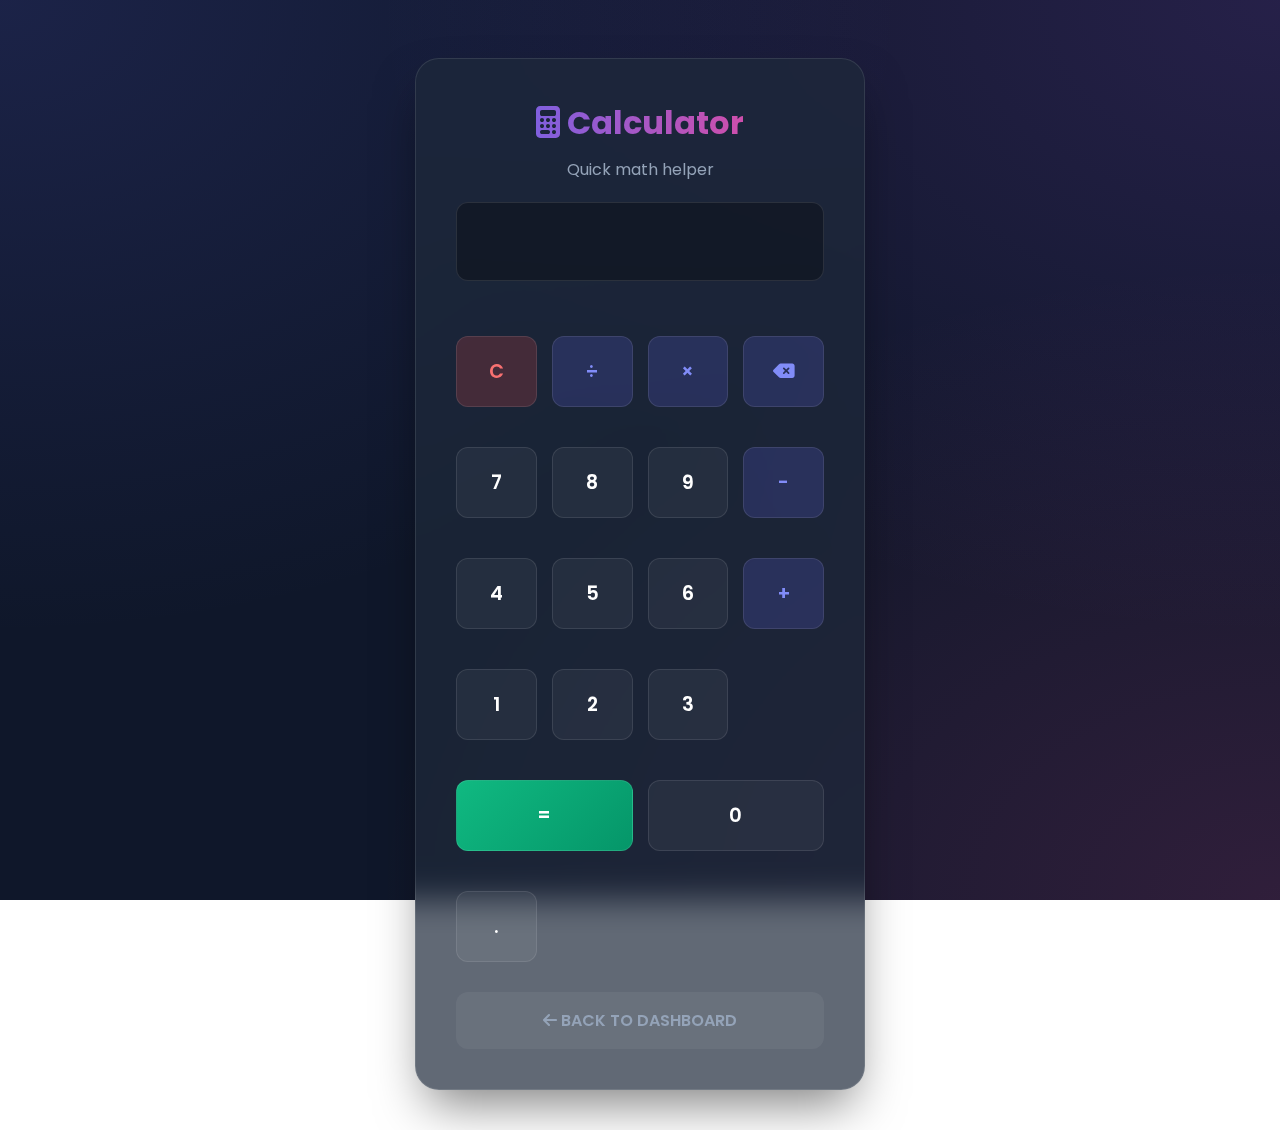
<file: calculator.html>
<!DOCTYPE html>
<html lang="en">
<head>
    <meta charset="UTF-8">
    <meta name="viewport" content="width=device-width, initial-scale=1.0">
    <title>Studo - Calculator</title>
    <link rel="stylesheet" href="style.css">
    <link rel="stylesheet" href="https://cdnjs.cloudflare.com/ajax/libs/font-awesome/6.4.0/css/all.min.css">
    
    <style>
        /* Specific Styles for Calculator Buttons */
        .calc-grid {
            display: grid;
            grid-template-columns: repeat(4, 1fr);
            gap: 15px;
            margin-top: 20px;
        }
        .calc-btn {
            padding: 20px;
            font-size: 1.2rem;
            border-radius: 12px;
            border: 1px solid rgba(255,255,255,0.1);
            background: rgba(255,255,255,0.05);
            color: white;
            cursor: pointer;
            transition: 0.2s;
        }
        .calc-btn:hover { background: rgba(255,255,255,0.15); transform: translateY(-2px); }
        .calc-btn.operator { background: rgba(99, 102, 241, 0.2); color: #818cf8; }
        .calc-btn.equal { background: linear-gradient(135deg, #10b981, #059669); grid-column: span 2; }
        .calc-btn.clear { background: rgba(239, 68, 68, 0.2); color: #f87171; }
        #display {
            width: 100%;
            background: rgba(0,0,0,0.3);
            text-align: right;
            font-size: 2rem;
            font-family: 'Courier New', monospace;
            padding: 20px;
            border-radius: 12px;
            margin-bottom: 10px;
            border: 1px solid rgba(255,255,255,0.1);
            color: #fff;
        }
    </style>
</head>
<body>

    <div class="container" style="max-width: 450px;">
        
        <div style="text-align: center; margin-bottom: 20px;">
            <h2><i class="fas fa-calculator"></i> Calculator</h2>
            <p style="color: #94a3b8;">Quick math helper</p>
        </div>

        <input type="text" id="display" readonly value="">

        <div class="calc-grid">
            <button class="calc-btn clear" onclick="clearDisplay()">C</button>
            <button class="calc-btn operator" onclick="appendOperator('/')">÷</button>
            <button class="calc-btn operator" onclick="appendOperator('*')">×</button>
            <button class="calc-btn operator" onclick="deleteLast()"><i class="fas fa-backspace"></i></button>

            <button class="calc-btn" onclick="appendNumber('7')">7</button>
            <button class="calc-btn" onclick="appendNumber('8')">8</button>
            <button class="calc-btn" onclick="appendNumber('9')">9</button>
            <button class="calc-btn operator" onclick="appendOperator('-')">-</button>

            <button class="calc-btn" onclick="appendNumber('4')">4</button>
            <button class="calc-btn" onclick="appendNumber('5')">5</button>
            <button class="calc-btn" onclick="appendNumber('6')">6</button>
            <button class="calc-btn operator" onclick="appendOperator('+')">+</button>

            <button class="calc-btn" onclick="appendNumber('1')">1</button>
            <button class="calc-btn" onclick="appendNumber('2')">2</button>
            <button class="calc-btn" onclick="appendNumber('3')">3</button>
            <button class="calc-btn equal" onclick="calculate()">=</button>
            
            <button class="calc-btn" onclick="appendNumber('0')" style="grid-column: span 2;">0</button>
            <button class="calc-btn" onclick="appendNumber('.')">.</button>
        </div>

        <button onclick="window.location.href='dashboard.html'" class="secondary-btn" style="margin-top: 30px;">
            <i class="fas fa-arrow-left"></i> Back to Dashboard
        </button>

    </div>

    <script>
        let display = document.getElementById('display');

        function appendNumber(num) {
            display.value += num;
        }

        function appendOperator(op) {
            const lastChar = display.value.slice(-1);
            if (['+','-','*','/'].includes(lastChar)) {
                display.value = display.value.slice(0, -1); // Replace operator if clicked twice
            }
            display.value += op;
        }

        function clearDisplay() {
            display.value = '';
        }

        function deleteLast() {
            display.value = display.value.toString().slice(0, -1);
        }

        function calculate() {
            try {
                // Safety check: only allow math characters
                if(/[^0-9+\-*/.]/.test(display.value)) {
                    throw new Error("Invalid");
                }
                display.value = eval(display.value);
            } catch (e) {
                display.value = 'Error';
                setTimeout(() => clearDisplay(), 1000);
            }
        }
    </script>
</body>
</html>
</file>
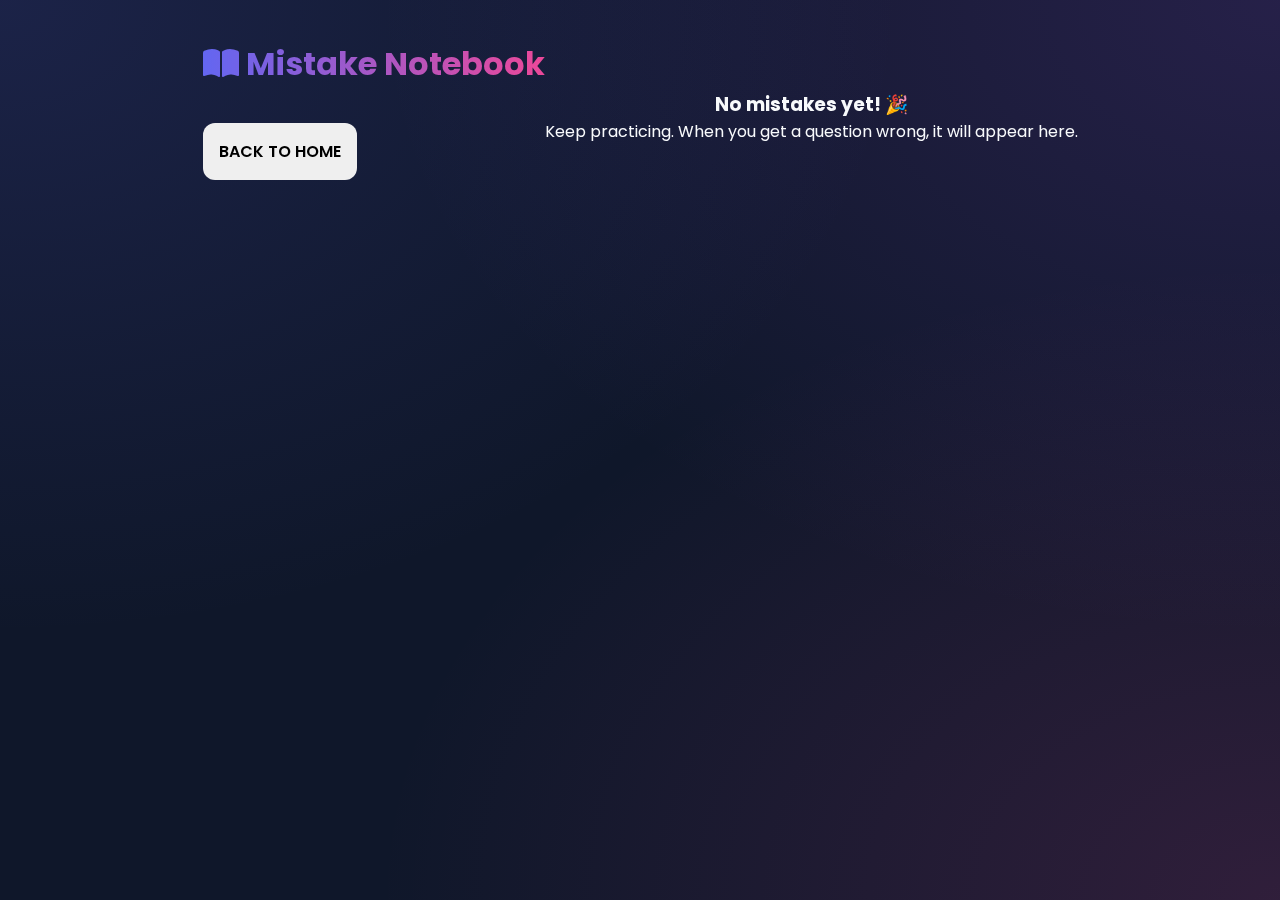
<file: mistakes.html>
<!DOCTYPE html>
<html lang="en">
<head>
    <meta charset="UTF-8">
    <title>Mistake Notebook</title>
    <link rel="stylesheet" href="style.css">
    <link rel="stylesheet" href="https://cdnjs.cloudflare.com/ajax/libs/font-awesome/6.0.0/css/all.min.css">
</head>
<body class="dashboard-body">

    <nav class="nav-bar">
        <h2><i class="fas fa-book-open"></i> Mistake Notebook</h2>
        <button onclick="window.location.href='dashboard.html'" style="width: auto;">Back to Home</button>
    </nav>

    <div id="mistakes-container" class="grid-container" style="display: block;">
        </div>

    <div id="empty-msg" style="text-align:center; display:none; margin-top:50px;">
        <h3>No mistakes yet! 🎉</h3>
        <p>Keep practicing. When you get a question wrong, it will appear here.</p>
    </div>

    <script>
        // Load Mistakes
        const notebook = JSON.parse(localStorage.getItem('mistakeNotebook')) || [];
        const container = document.getElementById('mistakes-container');

        if (notebook.length === 0) {
            document.getElementById('empty-msg').style.display = 'block';
        } else {
            // Loop through saved mistakes and display cards
            notebook.reverse().forEach((item, index) => {
                const card = document.createElement('div');
                card.className = 'feature-card';
                card.style.textAlign = 'left';
                card.style.marginBottom = '20px';
                card.style.cursor = 'default';

                card.innerHTML = `
                    <span style="background: #ef4444; color: white; padding: 2px 8px; border-radius: 4px; font-size: 0.8rem;">${item.topic}</span>
                    <h3 style="margin-top: 10px; color: var(--text-main);">${item.question}</h3>
                    <p style="color: var(--success); font-weight: bold;">Correct Answer: ${item.answer}</p>
                    <div style="background: #2d2d2d; padding: 15px; border-radius: 8px; margin-top: 10px; border-left: 4px solid var(--primary);">
                        <strong>Why?</strong> ${item.explanation}
                    </div>
                    <button onclick="deleteMistake(${index})" style="background: #333; margin-top: 15px; width: auto; font-size: 0.8rem;">Remove</button>
                `;
                container.appendChild(card);
            });
        }

        function deleteMistake(index) {
            // Remove item from array based on reversed index logic
            const realIndex = notebook.length - 1 - index;
            notebook.splice(realIndex, 1);
            localStorage.setItem('mistakeNotebook', JSON.stringify(notebook));
            location.reload();
        }
    </script>
</body>
</html>
</file>
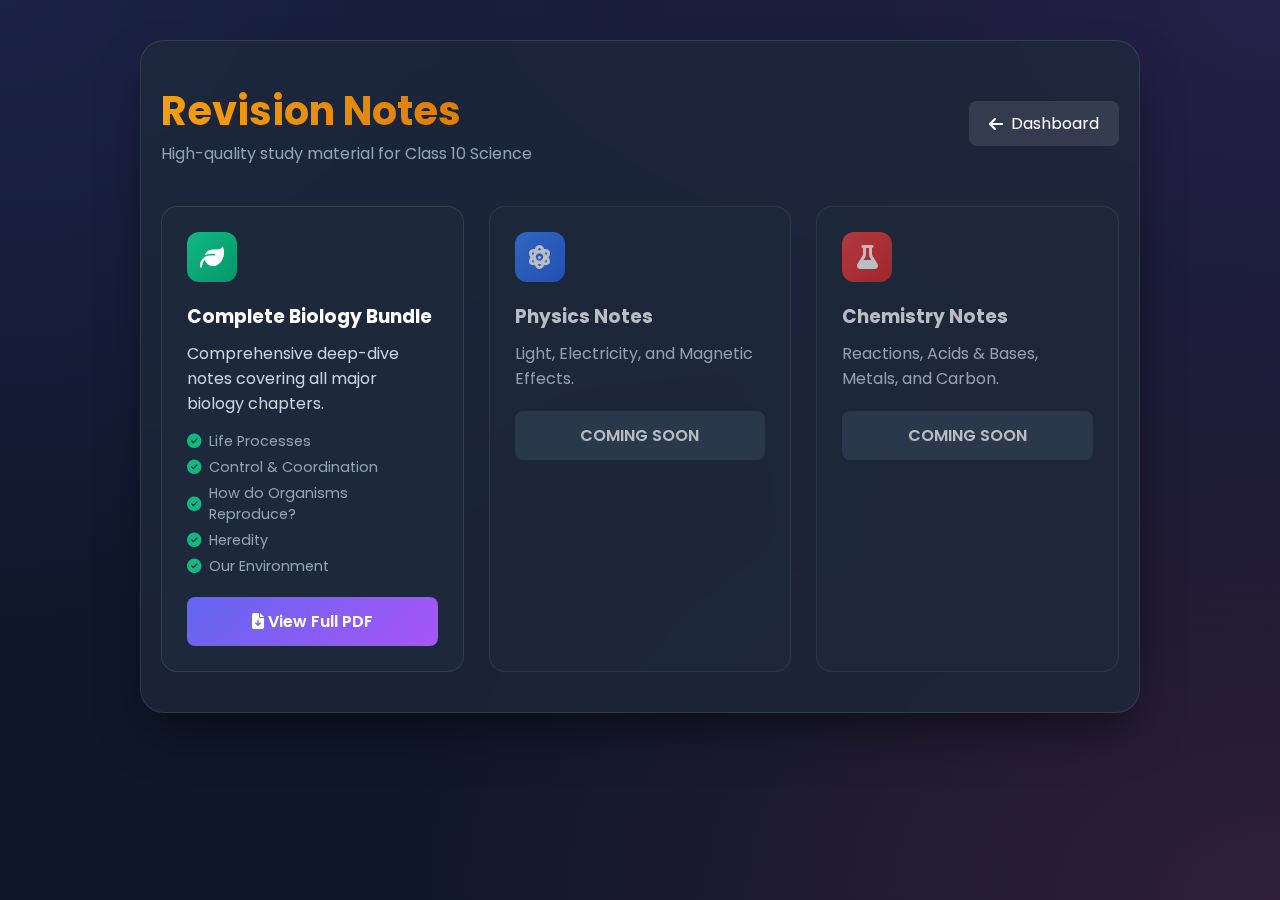
<file: notes.html>
<!DOCTYPE html>
<html lang="en">
<head>
    <meta charset="UTF-8">
    <meta name="viewport" content="width=device-width, initial-scale=1.0">
    <title>Studo - Revision Notes</title>
    <link rel="stylesheet" href="style.css"> <link rel="stylesheet" href="https://cdnjs.cloudflare.com/ajax/libs/font-awesome/6.4.0/css/all.min.css">
    <style>
        /* Specific styles for the Notes Dashboard */
        body {
            background-color: #0f172a; /* Matches your dashboard background */
            color: white;
            font-family: 'Poppins', sans-serif;
        }

        .container {
            max-width: 1000px;
            margin: 0 auto;
            padding: 40px 20px;
        }

        .header {
            display: flex;
            justify-content: space-between;
            align-items: center;
            margin-bottom: 40px;
        }

        .back-btn {
            background: rgba(255, 255, 255, 0.1);
            color: white;
            border: none;
            padding: 10px 20px;
            border-radius: 8px;
            cursor: pointer;
            transition: 0.3s;
            text-decoration: none;
            display: flex;
            align-items: center;
            gap: 8px;
        }

        .back-btn:hover {
            background: rgba(255, 255, 255, 0.2);
        }

        .notes-grid {
            display: grid;
            grid-template-columns: repeat(auto-fit, minmax(300px, 1fr));
            gap: 25px;
        }

        .note-card {
            background: rgba(30, 41, 59, 0.7); /* Glassmorphism effect */
            backdrop-filter: blur(10px);
            border: 1px solid rgba(255, 255, 255, 0.1);
            padding: 25px;
            border-radius: 16px;
            transition: transform 0.3s ease, box-shadow 0.3s ease;
        }

        .note-card:hover {
            transform: translateY(-5px);
            box-shadow: 0 10px 25px -5px rgba(0, 0, 0, 0.5);
            border-color: rgba(99, 102, 241, 0.5);
        }

        .note-icon {
            width: 50px;
            height: 50px;
            border-radius: 12px;
            display: flex;
            align-items: center;
            justify-content: center;
            font-size: 1.5rem;
            color: white;
            margin-bottom: 20px;
        }

        .download-btn {
            display: block;
            width: 100%;
            padding: 12px;
            margin-top: 20px;
            background: linear-gradient(135deg, #6366f1, #a855f7);
            color: white;
            text-align: center;
            border-radius: 8px;
            text-decoration: none;
            font-weight: 600;
            transition: opacity 0.3s;
        }

        .download-btn:hover {
            opacity: 0.9;
        }

        .chapter-list {
            list-style: none;
            padding: 0;
            margin: 15px 0;
            font-size: 0.9rem;
            color: #94a3b8;
        }

        .chapter-list li {
            margin-bottom: 5px;
            display: flex;
            align-items: center;
            gap: 8px;
        }
    </style>
</head>
<body>

    <div class="container">
        
        <div class="header">
            <div>
                <h1 style="font-size: 2.5rem; background: linear-gradient(to right, #f59e0b, #d97706); -webkit-background-clip: text; -webkit-text-fill-color: transparent;">
                    Revision Notes
                </h1>
                <p style="color: #94a3b8;">High-quality study material for Class 10 Science</p>
            </div>
            <a href="dashboard.html" class="back-btn">
                <i class="fas fa-arrow-left"></i> Dashboard
            </a>
        </div>

        <div class="notes-grid">

            <div class="note-card">
                <div class="note-icon" style="background: linear-gradient(135deg, #10b981, #059669);">
                    <i class="fas fa-leaf"></i>
                </div>
                <h3>Complete Biology Bundle</h3>
                <p style="color: #cbd5e1; margin-top: 10px;">
                    Comprehensive deep-dive notes covering all major biology chapters.
                </p>
                
                <ul class="chapter-list">
                    <li><i class="fas fa-check-circle" style="color: #10b981;"></i> Life Processes</li>
                    <li><i class="fas fa-check-circle" style="color: #10b981;"></i> Control & Coordination</li>
                    <li><i class="fas fa-check-circle" style="color: #10b981;"></i> How do Organisms Reproduce?</li>
                    <li><i class="fas fa-check-circle" style="color: #10b981;"></i> Heredity</li>
                    <li><i class="fas fa-check-circle" style="color: #10b981;"></i> Our Environment</li>
                </ul>

                <a href="biology_notes.pdf" target="_blank" class="download-btn">
                    <i class="fas fa-file-download"></i> View Full PDF
                </a>
            </div>

            <div class="note-card" style="opacity: 0.7;">
                <div class="note-icon" style="background: linear-gradient(135deg, #3b82f6, #2563eb);">
                    <i class="fas fa-atom"></i>
                </div>
                <h3>Physics Notes</h3>
                <p style="color: #cbd5e1; margin-top: 10px;">
                    Light, Electricity, and Magnetic Effects.
                </p>
                <button class="download-btn" style="background: #334155; cursor: not-allowed;">
                    Coming Soon
                </button>
            </div>

            <div class="note-card" style="opacity: 0.7;">
                <div class="note-icon" style="background: linear-gradient(135deg, #ef4444, #dc2626);">
                    <i class="fas fa-flask"></i>
                </div>
                <h3>Chemistry Notes</h3>
                <p style="color: #cbd5e1; margin-top: 10px;">
                    Reactions, Acids & Bases, Metals, and Carbon.
                </p>
                <button class="download-btn" style="background: #334155; cursor: not-allowed;">
                    Coming Soon
                </button>
            </div>

        </div>
    </div>

</body>
</html>
</file>
<file: style.css>
/* style.css - The "Nuclear" Fixed Background */
@import url('https://fonts.googleapis.com/css2?family=Poppins:wght@300;400;600;700&display=swap');

:root {
    --primary: #6366f1; /* Indigo */
    --secondary: #a855f7; /* Purple */
    --accent: #ec4899; /* Pink */
    --glass-bg: rgba(30, 41, 59, 0.7);
    --glass-border: rgba(255, 255, 255, 0.1);
    --text-main: #f8fafc;
    --text-muted: #94a3b8;
    --success: #10b981;
    --error: #ef4444;
}

* {
    margin: 0;
    padding: 0;
    box-sizing: border-box;
    font-family: 'Poppins', sans-serif;
}

/* --- THE BACKGROUND LAYER (LOCKED) --- */
/* This sits behind everything and never moves */
body::before {
    content: "";
    position: fixed; /* Locks it to the screen */
    top: 0;
    left: 0;
    width: 100vw; /* Full Viewport Width */
    height: 100vh; /* Full Viewport Height */
    z-index: -1;   /* Puts it behind text */
    
    /* The Gradient */
    background-color: #0f172a;
    background-image: 
        radial-gradient(at 0% 0%, rgba(99, 102, 241, 0.15) 0px, transparent 50%),
        radial-gradient(at 100% 0%, rgba(168, 85, 247, 0.15) 0px, transparent 50%),
        radial-gradient(at 100% 100%, rgba(236, 72, 153, 0.15) 0px, transparent 50%);
    background-size: cover;
    background-repeat: no-repeat;
}

/* --- THE SCROLLING LAYER --- */
body {
    background: transparent; /* CRITICAL: Lets the layer behind show through */
    color: var(--text-main);
    min-height: 100vh;
    display: flex;
    justify-content: center;
    align-items: flex-start;
    padding: 40px 20px;
}

/* --- GLASS CONTAINER --- */
.container {
    width: 100%;
    background: var(--glass-bg);
    backdrop-filter: blur(16px);
    -webkit-backdrop-filter: blur(16px);
    border: 1px solid var(--glass-border);
    border-radius: 24px;
    padding: 40px;
    box-shadow: 0 25px 50px -12px rgba(0, 0, 0, 0.5);
    animation: fadeIn 0.6s ease-out;
    margin-top: 2vh;
}

/* --- TYPOGRAPHY --- */
h2 {
    font-size: 2rem;
    font-weight: 700;
    margin-bottom: 10px;
    background: linear-gradient(to right, var(--primary), var(--accent));
    -webkit-background-clip: text;
    background-clip: text;
    color: transparent;
}

/* --- FORMS --- */
label {
    display: block;
    margin-top: 20px;
    margin-bottom: 8px;
    font-size: 0.9rem;
    color: var(--text-muted);
    font-weight: 600;
    text-transform: uppercase;
    letter-spacing: 0.05em;
}

input, select, textarea {
    width: 100%;
    padding: 14px 16px;
    background: rgba(15, 23, 42, 0.6);
    border: 2px solid var(--glass-border);
    border-radius: 12px;
    color: white;
    font-size: 1rem;
    transition: all 0.3s ease;
    outline: none;
}

input:focus, select:focus, textarea:focus {
    border-color: var(--primary);
    box-shadow: 0 0 0 4px rgba(99, 102, 241, 0.2);
    background: rgba(15, 23, 42, 0.9);
}

/* --- BUTTONS --- */
button {
    width: 100%;
    padding: 16px;
    margin-top: 25px;
    border: none;
    border-radius: 12px;
    font-size: 1rem;
    font-weight: 600;
    cursor: pointer;
    transition: all 0.3s ease;
    text-transform: uppercase;
}

button.primary-btn {
    background: linear-gradient(135deg, var(--primary), var(--secondary));
    color: white;
    box-shadow: 0 10px 15px -3px rgba(99, 102, 241, 0.3);
}

button.primary-btn:hover {
    transform: translateY(-2px);
    box-shadow: 0 20px 25px -5px rgba(99, 102, 241, 0.4);
}

button.secondary-btn {
    background: rgba(255, 255, 255, 0.05);
    color: var(--text-muted);
    margin-top: 15px;
}

button.secondary-btn:hover {
    background: rgba(255, 255, 255, 0.1);
    color: white;
}

/* --- CARDS --- */
.question-card {
    background: rgba(255, 255, 255, 0.03);
    padding: 25px;
    border-radius: 16px;
    border: 1px solid var(--glass-border);
    transition: transform 0.3s ease, border-color 0.3s ease;
    height: 100%;
    display: flex;
    flex-direction: column;
    justify-content: center;
    align-items: center;
}

.question-card:hover {
    transform: translateY(-5px);
    border-color: var(--primary);
    background: rgba(255, 255, 255, 0.06);
}

.option-btn {
    display: block;
    width: 100%;
    text-align: left;
    background: rgba(255, 255, 255, 0.05);
    margin-top: 10px;
    padding: 15px 20px;
    border-radius: 10px;
    color: var(--text-muted);
    text-transform: none;
    border: 1px solid transparent;
}

.option-btn:hover { background: rgba(255, 255, 255, 0.1); transform: translateX(5px); }
.option-btn.selected { background: rgba(99, 102, 241, 0.2); border-color: var(--primary); color: white; border: 1px solid var(--primary); }
.option-btn.correct { background: rgba(16, 185, 129, 0.2) !important; border-color: var(--success) !important; color: var(--success) !important; }
.option-btn.wrong { background: rgba(239, 68, 68, 0.2) !important; border-color: var(--error) !important; color: var(--error) !important; }

.explanation {
    margin-top: 15px;
    padding: 15px;
    background: rgba(255, 255, 255, 0.05);
    border-left: 4px solid var(--secondary);
    border-radius: 8px;
    color: #e2e8f0;
    display: none;
    animation: slideDown 0.3s ease-out;
}

/* --- ANIMATIONS & UTILS --- */
@keyframes fadeIn { from { opacity: 0; transform: translateY(20px); } to { opacity: 1; transform: translateY(0); } }
@keyframes slideDown { from { opacity: 0; transform: translateY(-10px); } to { opacity: 1; transform: translateY(0); } }

.status-badge { display: inline-flex; align-items: center; gap: 8px; padding: 6px 12px; border-radius: 20px; font-size: 0.85rem; font-weight: 500; }
.status-success { background: rgba(16, 185, 129, 0.15); color: #34d399; }
.status-error { background: rgba(239, 68, 68, 0.15); color: #f87171; }
.status-loading { background: rgba(99, 102, 241, 0.15); color: #818cf8; }
</file>
